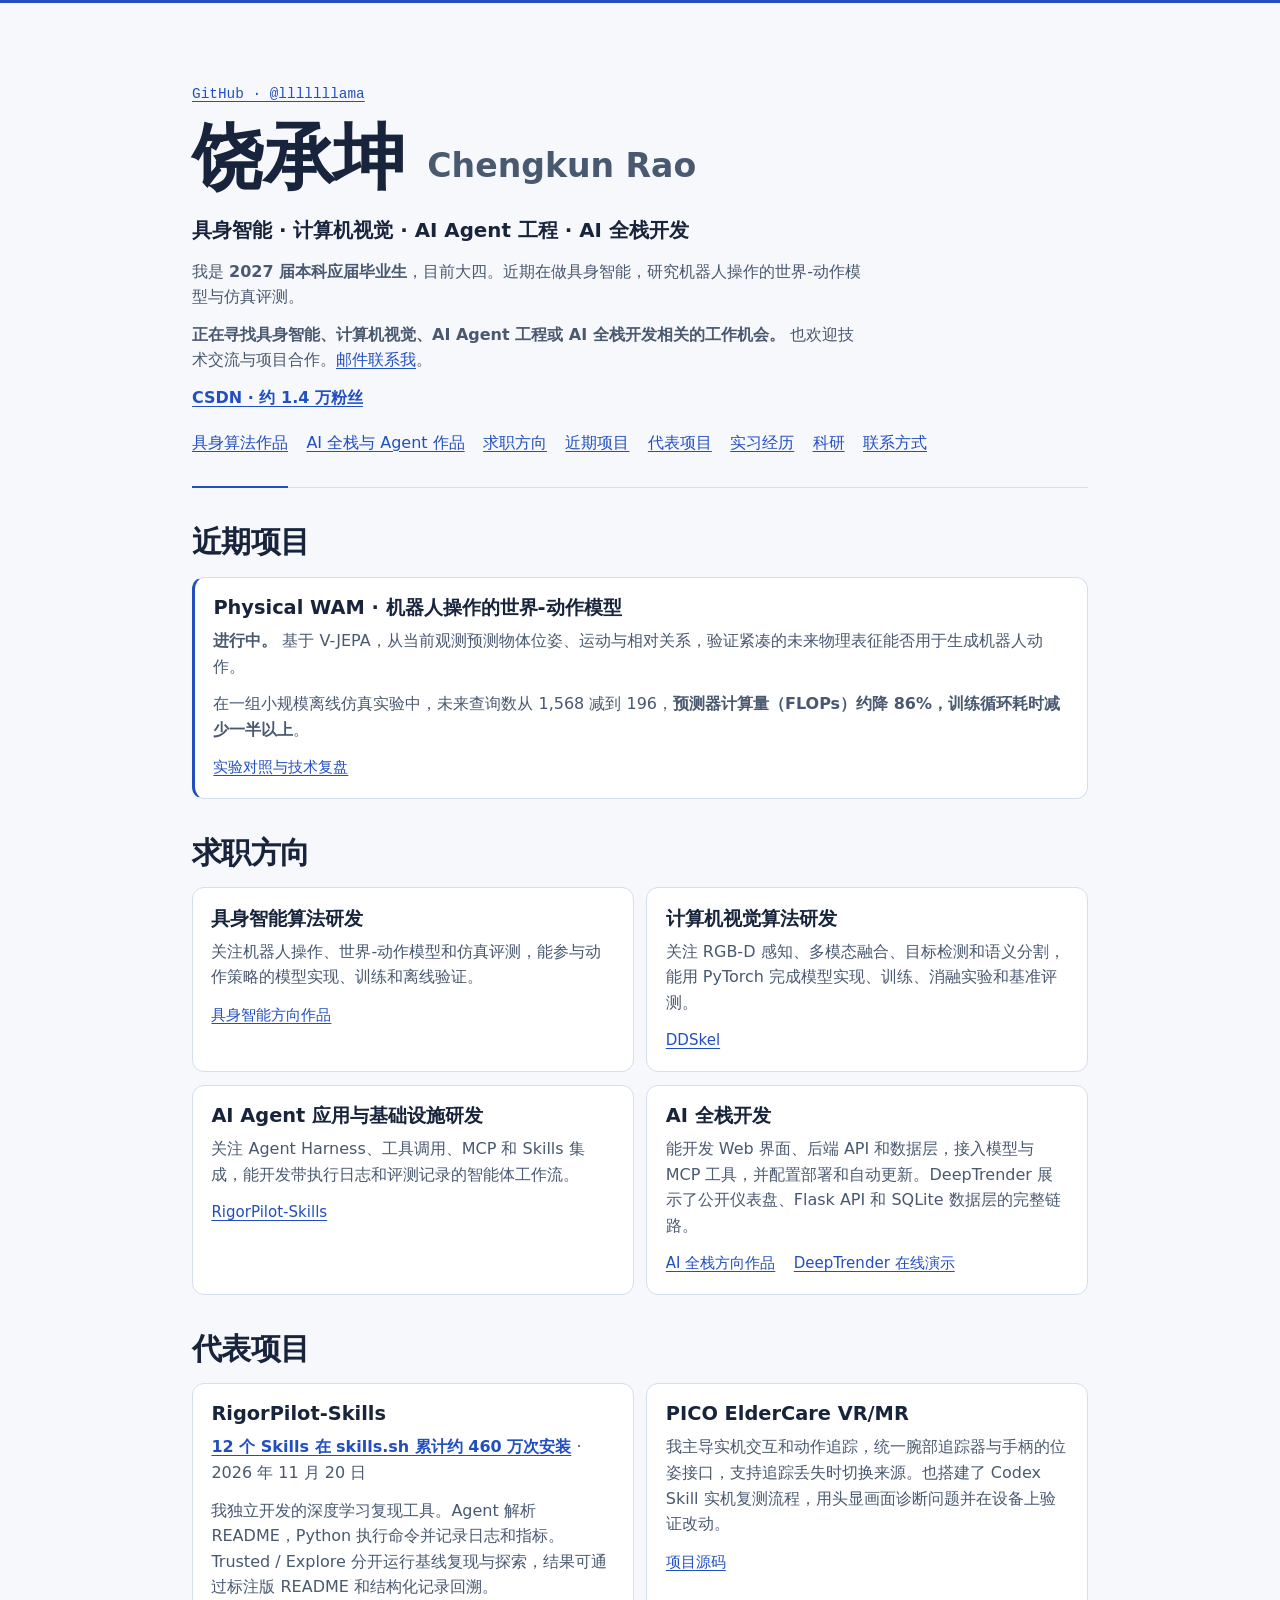
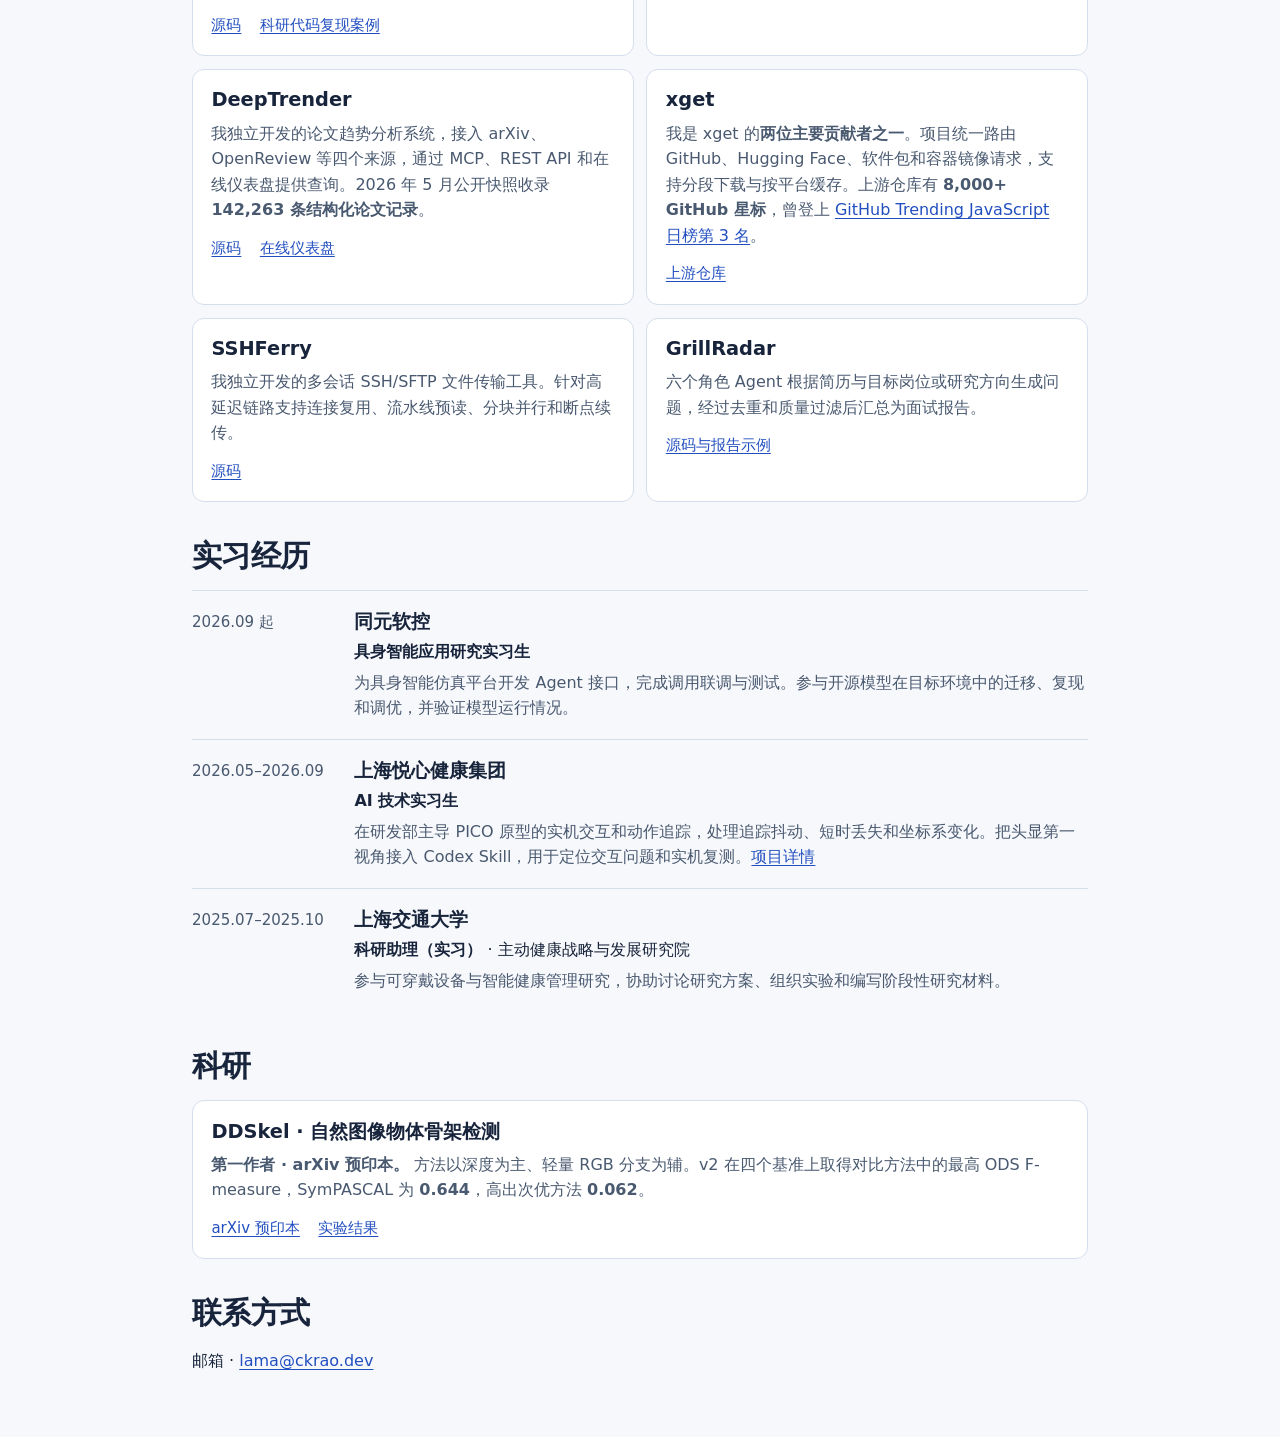
<file: index.html>
<!doctype html>
<html lang="zh-CN">
<head>
  <meta charset="utf-8">
  <meta name="viewport" content="width=device-width, initial-scale=1">
  <title>饶承坤（Chengkun Rao）｜具身智能、计算机视觉、AI Agent 与 AI 全栈</title>
  <meta name="description" content="饶承坤（Chengkun Rao，@lllllllama），2027 届本科应届毕业生，求职方向包括具身智能、计算机视觉、AI Agent 工程和 AI 全栈开发。近期研究 Physical WAM，独立开发 RigorPilot-Skills 和 DeepTrender。">
  <link rel="canonical" href="https://lllllllama.github.io/">
  <meta property="og:type" content="profile">
  <meta property="og:title" content="饶承坤（Chengkun Rao）｜具身智能、计算机视觉、AI Agent 与 AI 全栈">
  <meta property="og:description" content="2027 届应届生，求职方向包括具身智能、计算机视觉、AI Agent 工程和 AI 全栈开发。近期研究 Physical WAM。">
  <meta property="og:locale" content="zh_CN">
  <meta property="og:url" content="https://lllllllama.github.io/">
  <script type="application/ld+json">
  {
    "@context": "https://schema.org",
    "@type": "ProfilePage",
    "name": "饶承坤（Chengkun Rao）",
    "inLanguage": "zh-CN",
    "url": "https://lllllllama.github.io/",
    "mainEntity": {
      "@type": "Person",
      "@id": "https://lllllllama.github.io/#chengkun-rao",
      "name": "Chengkun Rao",
      "alternateName": ["饶承坤", "lllllllama"],
      "url": "https://lllllllama.github.io/",
      "sameAs": ["https://github.com/lllllllama", "https://blog.csdn.net/2301_79168784"],
      "knowsAbout": ["Embodied AI", "World-action models", "Computer vision", "AI agent engineering", "AI full-stack development", "Reproducible machine learning"]
    }
  }
  </script>
  <style>
    :root {
      color-scheme: light dark;
      --bg: light-dark(#f7f8fb, #10141c);
      --surface: light-dark(#ffffff, #181f2b);
      --ink: light-dark(#17243b, #ebf1fc);
      --muted: light-dark(#495970, #b6c6dc);
      --rule: light-dark(#d5deec, #35445b);
      --accent: light-dark(#224fc0, #a7bcff);
      font-family: "Segoe UI", "Microsoft YaHei UI", system-ui, sans-serif;
      line-height: 1.6;
      background: var(--bg);
      color: var(--ink);
    }
    * { box-sizing: border-box; }
    body { margin: 0; }
    main { max-width: 62rem; margin: 0 auto; padding: 0 clamp(1.1rem, 5vw, 3rem) 4rem; }
    header { padding: clamp(2.6rem, 7vw, 5rem) 0 2rem; border-bottom: 1px solid var(--rule); }
    a { color: var(--accent); text-underline-offset: .19em; }
    a:hover { text-decoration-thickness: 2px; }
    a:focus-visible { outline: 2px solid var(--accent); outline-offset: 4px; }
    h1, h2, h3 { line-height: 1.2; }
    h1 { margin: .5rem 0 .9rem; font-size: clamp(2.25rem, 6.4vw, 4.5rem); letter-spacing: -.02em; }
    h1 span { display: inline-block; vertical-align: .15em; color: var(--muted); font-size: .46em; letter-spacing: 0; }
    h2 { margin: 0 0 1rem; font-size: clamp(1.45rem, 4vw, 1.9rem); letter-spacing: -.02em; }
    h3 { margin: 0 0 .55rem; font-size: 1.21rem; }
    p { margin: 0; }
    p + p { margin-top: .75rem; }
    section { padding-top: 2.25rem; scroll-margin-top: 1rem; }
    .handle { display: inline-block; color: var(--accent); font-family: ui-monospace, "Cascadia Mono", monospace; font-size: .9rem; }
    .lead { font-weight: 650; font-size: clamp(1.03rem, 3vw, 1.24rem); }
    .intro { max-width: 66ch; color: var(--muted); }
    .links { display: flex; flex-wrap: wrap; column-gap: 1.15rem; row-gap: .4rem; padding: 0; list-style: none; }
    nav .links { margin: 1.2rem 0 0; }
    .cards { display: grid; grid-template-columns: repeat(2, minmax(0, 1fr)); gap: .8rem; }
    article { padding: 1.15rem; border: 1px solid var(--rule); border-radius: .75rem; background: var(--surface); scroll-margin-top: 1rem; }
    article p { color: var(--muted); }
    article .links { margin: .8rem 0 0; font-size: .94rem; }
    article:focus-within, article:target { border-color: var(--accent); }
    section:target > h2 { color: var(--accent); }
    #current article { border-inline-start: 3px solid var(--accent); }
    .experience { margin: 0; padding: 0; list-style: none; }
    .experience li {
      display: grid;
      grid-template-columns: 9rem minmax(0, 1fr);
      gap: 1.15rem;
      padding: 1.15rem 0;
      border-top: 1px solid var(--rule);
    }
    .experience-dates { color: var(--muted); font-size: .94rem; }
    .experience h3 { margin-bottom: .35rem; }
    .experience p + p { margin-top: .35rem; color: var(--muted); }
    @media (max-width: 42rem) {
      .cards, .experience li { grid-template-columns: minmax(0, 1fr); }
      .experience li { gap: .35rem; }
    }

    @keyframes header-enter {
      from { opacity: .65; translate: 0 .65rem; }
      to { opacity: 1; translate: none; }
    }
    @keyframes grow-line {
      from { transform: scaleX(0); }
      to { transform: scaleX(1); }
    }
    @media (prefers-reduced-motion: no-preference) {
      html { scroll-behavior: smooth; }
      header { position: relative; }
      header > * { animation: header-enter .55s ease-out backwards; }
      header > :nth-child(2) { animation-delay: .05s; }
      header > :nth-child(3) { animation-delay: .10s; }
      header > :nth-child(4) { animation-delay: .15s; }
      header > :nth-child(5) { animation-delay: .20s; }
      header > :nth-child(n+6) { animation-delay: .25s; }
      header::after {
        content: "";
        position: absolute;
        inset: auto auto -1px 0;
        width: min(6rem, 25%);
        height: 2px;
        background: var(--accent);
        transform-origin: left;
        animation: grow-line .7s .15s ease-out backwards;
      }
      nav a { transition: text-underline-offset .18s ease-out; }
      nav a:is(:hover, :focus-visible) { text-underline-offset: .36em; }

      @supports (animation-timeline: scroll(root block)) {
        body::before {
          content: "";
          position: fixed;
          inset: 0 0 auto;
          z-index: 1;
          height: 3px;
          background: var(--accent);
          pointer-events: none;
          transform-origin: left;
          animation: grow-line linear both;
          animation-timeline: scroll(root block);
        }
      }
    }
    @media (hover: hover) and (prefers-reduced-motion: no-preference) {
      article { transition: transform .2s ease-out, border-color .2s ease-out, box-shadow .2s ease-out; }
      article:hover {
        transform: translateY(-4px);
        border-color: color-mix(in srgb, var(--accent) 55%, var(--rule));
        box-shadow: 0 .5rem 1.5rem rgb(0 0 0 / .12);
      }
    }
  </style>
</head>
<body>
  <main>
    <header id="chengkun-rao">
      <a class="handle" href="https://github.com/lllllllama">GitHub · @lllllllama</a>
      <h1>饶承坤 <span lang="en">Chengkun Rao</span></h1>
      <p class="lead">具身智能 · 计算机视觉 · AI Agent 工程 · AI 全栈开发</p>
      <p class="intro">我是 <strong>2027 届本科应届毕业生</strong>，目前大四。近期在做具身智能，研究机器人操作的世界-动作模型与仿真评测。</p>
      <p class="intro"><strong>正在寻找具身智能、计算机视觉、AI Agent 工程或 AI 全栈开发相关的工作机会。</strong> 也欢迎技术交流与项目合作。<a href="mailto:lama@ckrao.dev">邮件联系我</a>。</p>
      <p><a href="https://blog.csdn.net/2301_79168784"><strong>CSDN · 约 1.4 万粉丝</strong></a></p>
      <nav aria-label="页面导航">
        <ul class="links">
          <li><a href="https://lllllllama.github.io/embodied-ai/">具身算法作品</a></li>
          <li><a href="https://lllllllama.github.io/ai-full-stack/">AI 全栈与 Agent 作品</a></li>
          <li><a href="#career">求职方向</a></li>
          <li><a href="#current">近期项目</a></li>
          <li><a href="#projects">代表项目</a></li>
          <li><a href="#experience">实习经历</a></li>
          <li><a href="#research">科研</a></li>
          <li><a href="#contact">联系方式</a></li>
        </ul>
      </nav>
    </header>
    <section id="current">
      <h2>近期项目</h2>
      <article>
        <h3>Physical WAM · 机器人操作的世界-动作模型</h3>
        <p><strong>进行中。</strong> 基于 V-JEPA，从当前观测预测物体位姿、运动与相对关系，验证紧凑的未来物理表征能否用于生成机器人动作。</p>
        <p>在一组小规模离线仿真实验中，未来查询数从 1,568 减到 196，<strong>预测器计算量（FLOPs）约降 86%，训练循环耗时减少一半以上</strong>。</p>
        <ul class="links">
          <li><a href="https://lllllllama.github.io/embodied-ai/physical-wam/">实验对照与技术复盘</a></li>
        </ul>
      </article>
    </section>
    <section id="career">
      <h2>求职方向</h2>
      <div class="cards">
        <article>
          <h3>具身智能算法研发</h3>
          <p>关注机器人操作、世界-动作模型和仿真评测，能参与动作策略的模型实现、训练和离线验证。</p>
          <ul class="links">
            <li><a href="https://lllllllama.github.io/embodied-ai/">具身智能方向作品</a></li>
          </ul>
        </article>
        <article>
          <h3>计算机视觉算法研发</h3>
          <p>关注 RGB-D 感知、多模态融合、目标检测和语义分割，能用 PyTorch 完成模型实现、训练、消融实验和基准评测。</p>
          <ul class="links">
            <li><a href="#research">DDSkel</a></li>
          </ul>
        </article>
        <article>
          <h3>AI Agent 应用与基础设施研发</h3>
          <p>关注 Agent Harness、工具调用、MCP 和 Skills 集成，能开发带执行日志和评测记录的智能体工作流。</p>
          <ul class="links">
            <li><a href="#rigorpilot">RigorPilot-Skills</a></li>
          </ul>
        </article>
        <article>
          <h3>AI 全栈开发</h3>
          <p>能开发 Web 界面、后端 API 和数据层，接入模型与 MCP 工具，并配置部署和自动更新。DeepTrender 展示了公开仪表盘、Flask API 和 SQLite 数据层的完整链路。</p>
          <ul class="links">
            <li><a href="https://lllllllama.github.io/ai-full-stack/">AI 全栈方向作品</a></li>
            <li><a href="https://lllllllama.github.io/DeepTrender/">DeepTrender 在线演示</a></li>
          </ul>
        </article>
      </div>
    </section>
    <section id="projects">
      <h2>代表项目</h2>
      <div class="cards">
        <article id="rigorpilot">
          <h3>RigorPilot-Skills</h3>
          <p><strong><a href="https://www.skills.sh/lllllllama/rigorpilot-skills">12 个 Skills 在 skills.sh 累计约 460 万次安装</a></strong> · <time datetime="2026-11-20">2026 年 11 月 20 日</time></p>
          <p>我独立开发的深度学习复现工具。Agent 解析 README，Python 执行命令并记录日志和指标。Trusted / Explore 分开运行基线复现与探索，结果可通过标注版 README 和结构化记录回溯。</p>
          <ul class="links">
            <li><a href="https://github.com/lllllllama/RigorPilot-Skills">源码</a></li>
            <li><a href="https://lllllllama.github.io/research-reproduction/">科研代码复现案例</a></li>
          </ul>
        </article>
        <article id="pico-eldercare">
          <h3>PICO ElderCare VR/MR</h3>
          <p>我主导实机交互和动作追踪，统一腕部追踪器与手柄的位姿接口，支持追踪丢失时切换来源。也搭建了 Codex Skill 实机复测流程，用头显画面诊断问题并在设备上验证改动。</p>
          <ul class="links">
            <li><a href="https://github.com/lllllllama/eldercare-vr">项目源码</a></li>
          </ul>
        </article>
        <article>
          <h3>DeepTrender</h3>
          <p>我独立开发的论文趋势分析系统，接入 arXiv、OpenReview 等四个来源，通过 MCP、REST API 和在线仪表盘提供查询。2026 年 5 月公开快照收录 <strong>142,263 条结构化论文记录</strong>。</p>
          <ul class="links">
            <li><a href="https://github.com/lllllllama/DeepTrender">源码</a></li>
            <li><a href="https://lllllllama.github.io/DeepTrender/">在线仪表盘</a></li>
          </ul>
        </article>
        <article>
          <h3>xget</h3>
          <p>我是 xget 的<strong>两位主要贡献者之一</strong>。项目统一路由 GitHub、Hugging Face、软件包和容器镜像请求，支持分段下载与按平台缓存。上游仓库有 <strong>8,000+ GitHub 星标</strong>，曾登上 <a href="https://trendshift.io/repositories/14768">GitHub Trending JavaScript 日榜第 3 名</a>。</p>
          <ul class="links">
            <li><a href="https://github.com/xixu-me/xget">上游仓库</a></li>
          </ul>
        </article>
        <article>
          <h3>SSHFerry</h3>
          <p>我独立开发的多会话 SSH/SFTP 文件传输工具。针对高延迟链路支持连接复用、流水线预读、分块并行和断点续传。</p>
          <ul class="links">
            <li><a href="https://github.com/lllllllama/SSHFerry">源码</a></li>
          </ul>
        </article>
        <article>
          <h3>GrillRadar</h3>
          <p>六个角色 Agent 根据简历与目标岗位或研究方向生成问题，经过去重和质量过滤后汇总为面试报告。</p>
          <ul class="links">
            <li><a href="https://github.com/lllllllama/GrillRadar">源码与报告示例</a></li>
          </ul>
        </article>
      </div>
    </section>
    <section id="experience">
      <h2>实习经历</h2>
      <ul class="experience" role="list">
        <li>
          <div class="experience-dates"><time datetime="2026-09">2026.09</time> 起</div>
          <div>
            <h3>同元软控</h3>
            <p><strong>具身智能应用研究实习生</strong></p>
            <p>为具身智能仿真平台开发 Agent 接口，完成调用联调与测试。参与开源模型在目标环境中的迁移、复现和调优，并验证模型运行情况。</p>
          </div>
        </li>
        <li>
          <div class="experience-dates"><time datetime="2026-05">2026.05</time>–<time datetime="2026-09">2026.09</time></div>
          <div>
            <h3>上海悦心健康集团</h3>
            <p><strong>AI 技术实习生</strong></p>
            <p>在研发部主导 PICO 原型的实机交互和动作追踪，处理追踪抖动、短时丢失和坐标系变化。把头显第一视角接入 Codex Skill，用于定位交互问题和实机复测。<a href="#pico-eldercare">项目详情</a></p>
          </div>
        </li>
        <li>
          <div class="experience-dates"><time datetime="2025-07">2025.07</time>–<time datetime="2025-10">2025.10</time></div>
          <div>
            <h3>上海交通大学</h3>
            <p><strong>科研助理（实习）</strong> · 主动健康战略与发展研究院</p>
            <p>参与可穿戴设备与智能健康管理研究，协助讨论研究方案、组织实验和编写阶段性研究材料。</p>
          </div>
        </li>
      </ul>
    </section>
    <section id="research">
      <h2>科研</h2>
      <article>
        <h3>DDSkel · 自然图像物体骨架检测</h3>
        <p><strong>第一作者 · arXiv 预印本。</strong> 方法以深度为主、轻量 RGB 分支为辅。v2 在四个基准上取得对比方法中的最高 ODS F-measure，SymPASCAL 为 <strong>0.644</strong>，高出次优方法 <strong>0.062</strong>。</p>
        <ul class="links">
          <li><a href="https://arxiv.org/abs/2608.16367v2" title="Depth-Dominant Skeleton Detection for Natural Scenes">arXiv 预印本</a></li>
          <li><a href="https://arxiv.org/html/2608.16367v2#S4.SS3.SSS1">实验结果</a></li>
        </ul>
      </article>
    </section>
    <section id="contact">
      <h2>联系方式</h2>
      <p>邮箱 · <a href="mailto:lama@ckrao.dev">lama@ckrao.dev</a></p>
    </section>
  </main>
  <script>
    const motionPreference = window.matchMedia('(prefers-reduced-motion: no-preference)');

    if (motionPreference.matches && 'IntersectionObserver' in window && 'animate' in Element.prototype) {
      const revealOnScroll = new IntersectionObserver((entries, observer) => {
        for (const entry of entries) {
          if (!entry.isIntersecting) continue;

          observer.unobserve(entry.target);
          if (!motionPreference.matches) continue;

          entry.target.animate(
            [
              { opacity: .6, translate: '0 .85rem' },
              { opacity: 1, translate: 'none' },
            ],
            { duration: 460, easing: 'ease-out' },
          );
        }
      }, { threshold: .12 });

      document.querySelectorAll('section article, .experience > li')
        .forEach(item => revealOnScroll.observe(item));
    }
  </script>
</body>
</html>
</file>
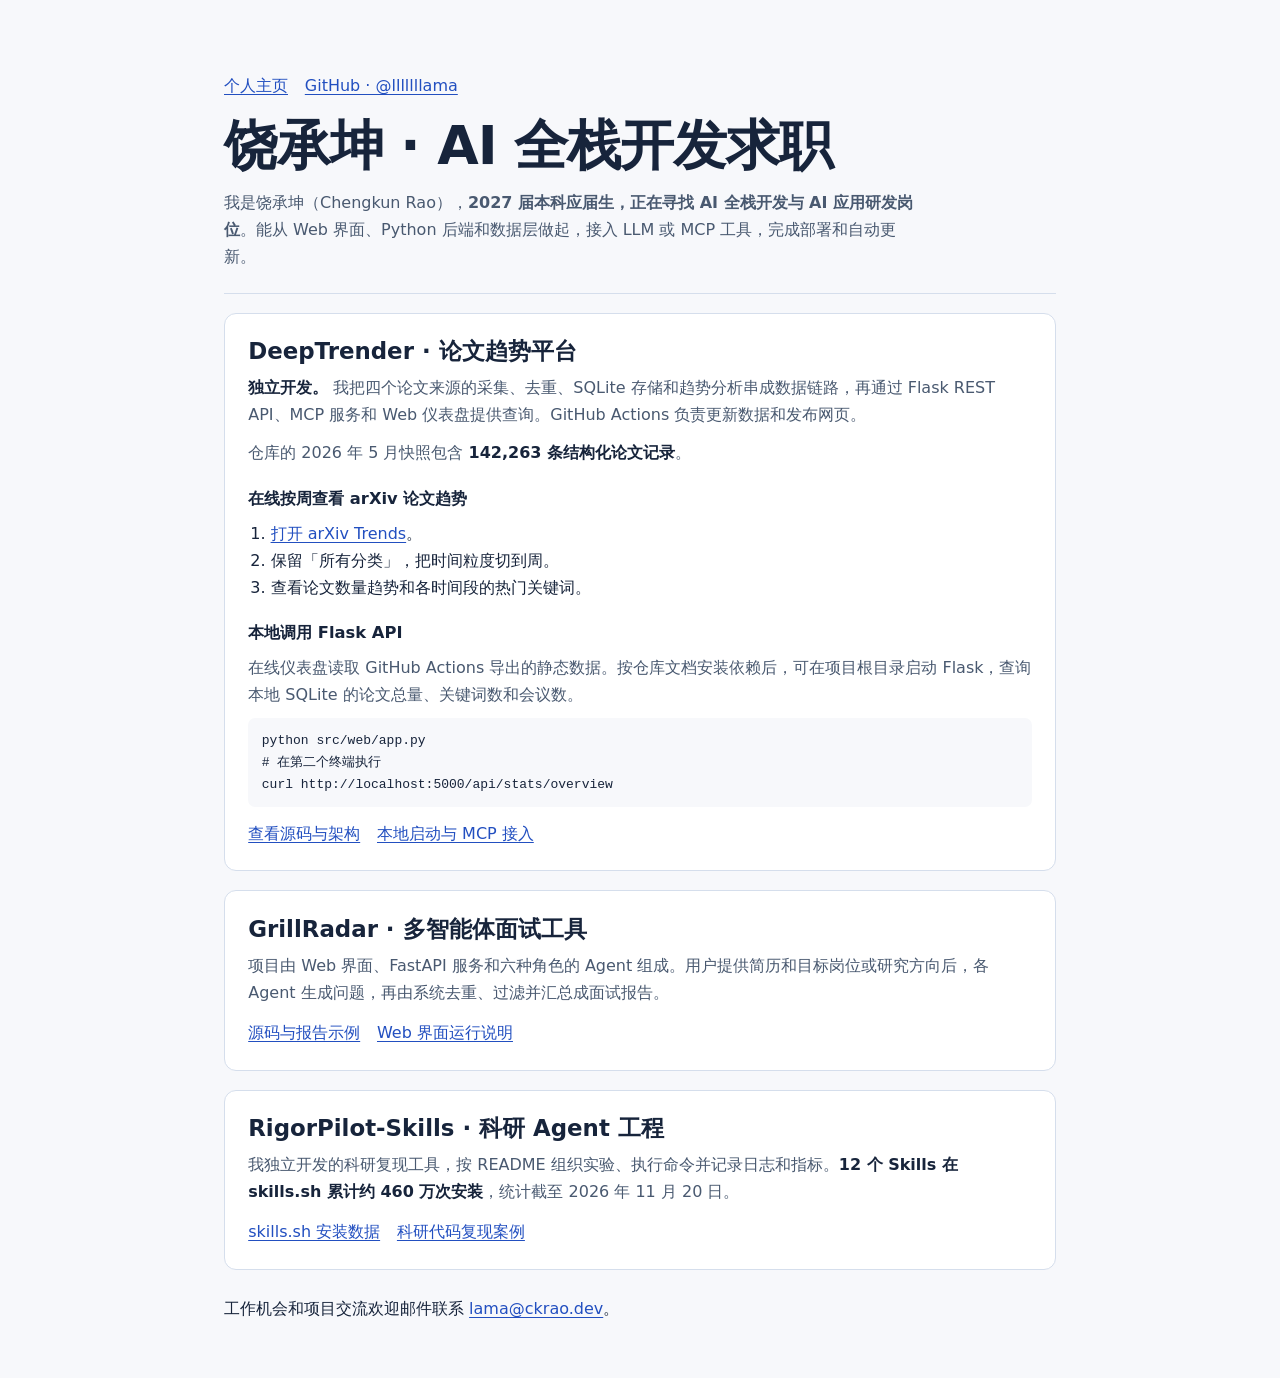
<file: ai-full-stack/index.html>
<!doctype html>
<html lang="zh-CN">
<head>
  <meta charset="utf-8">
  <meta name="viewport" content="width=device-width, initial-scale=1">
  <title>饶承坤 · 2027 届 AI 全栈开发工程师求职｜Chengkun Rao</title>
  <meta name="description" content="饶承坤（Chengkun Rao，GitHub @lllllllama），2027 届本科应届生，寻找 AI 全栈开发与大模型应用研发岗位。公开作品涵盖 Web 仪表盘、Python Flask / FastAPI、SQLite、MCP、LLM Agent 与部署。">
  <link rel="canonical" href="https://lllllllama.github.io/ai-full-stack/">
  <link rel="stylesheet" href="../role.css">
  <script type="application/ld+json">
  {
    "@context": "https://schema.org",
    "@type": "WebPage",
    "name": "饶承坤 · AI 全栈开发求职作品",
    "url": "https://lllllllama.github.io/ai-full-stack/",
    "inLanguage": "zh-CN",
    "about": {
      "@type": "Person",
      "@id": "https://lllllllama.github.io/#chengkun-rao",
      "name": "Chengkun Rao",
      "alternateName": ["饶承坤", "lllllllama"],
      "sameAs": ["https://github.com/lllllllama"]
    }
  }
  </script>
</head>
<body>
  <main>
    <header>
      <nav aria-label="作品导航">
        <ul class="links">
          <li><a href="https://lllllllama.github.io/">个人主页</a></li>
          <li><a href="https://github.com/lllllllama">GitHub · @lllllllama</a></li>
        </ul>
      </nav>
      <h1>饶承坤 · AI 全栈开发求职</h1>
      <p>我是饶承坤（Chengkun Rao），<strong>2027 届本科应届生，正在寻找 AI 全栈开发与 AI 应用研发岗位</strong>。能从 Web 界面、Python 后端和数据层做起，接入 LLM 或 MCP 工具，完成部署和自动更新。</p>
    </header>
    <article>
      <h2>DeepTrender · 论文趋势平台</h2>
      <p><strong>独立开发。</strong> 我把四个论文来源的采集、去重、SQLite 存储和趋势分析串成数据链路，再通过 Flask REST API、MCP 服务和 Web 仪表盘提供查询。GitHub Actions 负责更新数据和发布网页。</p>
      <p>仓库的 2026 年 5 月快照包含 <strong>142,263 条结构化论文记录</strong>。</p>
      <h3>在线按周查看 arXiv 论文趋势</h3>
      <ol class="demo-steps">
        <li><a href="https://lllllllama.github.io/DeepTrender/arxiv.html">打开 arXiv Trends</a>。</li>
        <li>保留「所有分类」，把时间粒度切到周。</li>
        <li>查看论文数量趋势和各时间段的热门关键词。</li>
      </ol>
      <h3>本地调用 Flask API</h3>
      <p>在线仪表盘读取 GitHub Actions 导出的静态数据。按仓库文档安装依赖后，可在项目根目录启动 Flask，查询本地 SQLite 的论文总量、关键词数和会议数。</p>
      <pre><code>python src/web/app.py
# 在第二个终端执行
curl http://localhost:5000/api/stats/overview</code></pre>
      <ul class="links">
        <li><a href="https://github.com/lllllllama/DeepTrender">查看源码与架构</a></li>
        <li><a href="https://github.com/lllllllama/DeepTrender#local-development">本地启动与 MCP 接入</a></li>
      </ul>
    </article>
    <article>
      <h2>GrillRadar · 多智能体面试工具</h2>
      <p>项目由 Web 界面、FastAPI 服务和六种角色的 Agent 组成。用户提供简历和目标岗位或研究方向后，各 Agent 生成问题，再由系统去重、过滤并汇总成面试报告。</p>
      <ul class="links">
        <li><a href="https://github.com/lllllllama/GrillRadar">源码与报告示例</a></li>
        <li><a href="https://github.com/lllllllama/GrillRadar/blob/main/WEB_INTERFACE.md">Web 界面运行说明</a></li>
      </ul>
    </article>
    <article>
      <h2>RigorPilot-Skills · 科研 Agent 工程</h2>
      <p>我独立开发的科研复现工具，按 README 组织实验、执行命令并记录日志和指标。<strong>12 个 Skills 在 skills.sh 累计约 460 万次安装</strong>，统计截至 2026 年 11 月 20 日。</p>
      <ul class="links">
        <li><a href="https://www.skills.sh/lllllllama/rigorpilot-skills">skills.sh 安装数据</a></li>
        <li><a href="../research-reproduction/">科研代码复现案例</a></li>
      </ul>
    </article>
    <footer>
      <p>工作机会和项目交流欢迎邮件联系 <a href="mailto:lama@ckrao.dev">lama@ckrao.dev</a>。</p>
    </footer>
  </main>
</body>
</html>
</file>
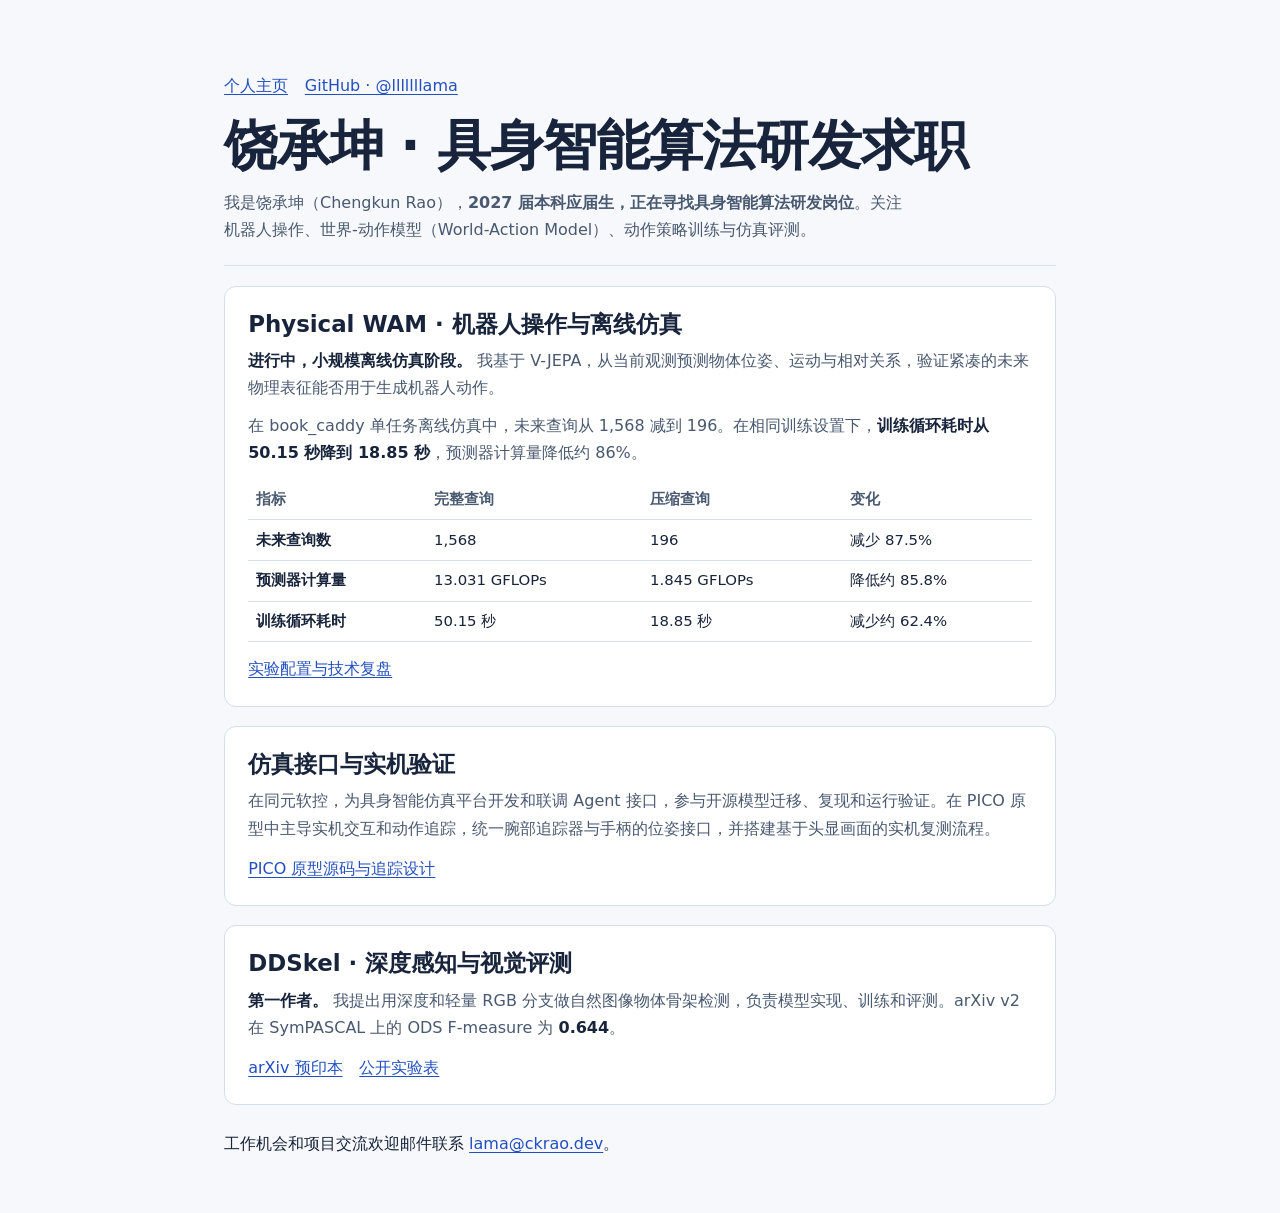
<file: embodied-ai/index.html>
<!doctype html>
<html lang="zh-CN">
<head>
  <meta charset="utf-8">
  <meta name="viewport" content="width=device-width, initial-scale=1">
  <title>饶承坤 · 2027 届具身智能算法研发求职｜机器人操作与仿真</title>
  <meta name="description" content="饶承坤（Chengkun Rao，GitHub @lllllllama），2027 届本科应届生，寻找具身智能算法研发、机器人操作和仿真评测岗位。近期研究 V-JEPA 与世界-动作模型 Physical WAM，有 RGB-D 视觉和设备验证作品。">
  <link rel="canonical" href="https://lllllllama.github.io/embodied-ai/">
  <link rel="stylesheet" href="../role.css">
  <script type="application/ld+json">
  {
    "@context": "https://schema.org",
    "@type": "WebPage",
    "name": "饶承坤 · 具身智能算法研发求职作品",
    "url": "https://lllllllama.github.io/embodied-ai/",
    "inLanguage": "zh-CN",
    "about": {
      "@type": "Person",
      "@id": "https://lllllllama.github.io/#chengkun-rao",
      "name": "Chengkun Rao",
      "alternateName": ["饶承坤", "lllllllama"],
      "sameAs": ["https://github.com/lllllllama"]
    }
  }
  </script>
</head>
<body>
  <main>
    <header>
      <nav aria-label="作品导航">
        <ul class="links">
          <li><a href="https://lllllllama.github.io/">个人主页</a></li>
          <li><a href="https://github.com/lllllllama">GitHub · @lllllllama</a></li>
        </ul>
      </nav>
      <h1>饶承坤 · 具身智能算法研发求职</h1>
      <p>我是饶承坤（Chengkun Rao），<strong>2027 届本科应届生，正在寻找具身智能算法研发岗位</strong>。关注机器人操作、世界-动作模型（World-Action Model）、动作策略训练与仿真评测。</p>
    </header>
    <article>
      <h2>Physical WAM · 机器人操作与离线仿真</h2>
      <p><strong>进行中，小规模离线仿真阶段。</strong> 我基于 V-JEPA，从当前观测预测物体位姿、运动与相对关系，验证紧凑的未来物理表征能否用于生成机器人动作。</p>
      <p>在 book_caddy 单任务离线仿真中，未来查询从 1,568 减到 196。在相同训练设置下，<strong>训练循环耗时从 50.15 秒降到 18.85 秒</strong>，预测器计算量降低约 86%。</p>
      <div class="metric-table" tabindex="0" role="region" aria-label="实验结果对照">
        <table>
          <thead>
            <tr><th scope="col">指标</th><th scope="col">完整查询</th><th scope="col">压缩查询</th><th scope="col">变化</th></tr>
          </thead>
          <tbody>
            <tr><th scope="row">未来查询数</th><td>1,568</td><td>196</td><td>减少 87.5%</td></tr>
            <tr><th scope="row">预测器计算量</th><td>13.031 GFLOPs</td><td>1.845 GFLOPs</td><td>降低约 85.8%</td></tr>
            <tr><th scope="row">训练循环耗时</th><td>50.15 秒</td><td>18.85 秒</td><td>减少约 62.4%</td></tr>
          </tbody>
        </table>
      </div>
      <ul class="links">
        <li><a href="physical-wam/">实验配置与技术复盘</a></li>
      </ul>
    </article>
    <article>
      <h2>仿真接口与实机验证</h2>
      <p>在同元软控，为具身智能仿真平台开发和联调 Agent 接口，参与开源模型迁移、复现和运行验证。在 PICO 原型中主导实机交互和动作追踪，统一腕部追踪器与手柄的位姿接口，并搭建基于头显画面的实机复测流程。</p>
      <ul class="links">
        <li><a href="https://github.com/lllllllama/eldercare-vr">PICO 原型源码与追踪设计</a></li>
      </ul>
    </article>
    <article>
      <h2>DDSkel · 深度感知与视觉评测</h2>
      <p><strong>第一作者。</strong> 我提出用深度和轻量 RGB 分支做自然图像物体骨架检测，负责模型实现、训练和评测。arXiv v2 在 SymPASCAL 上的 ODS F-measure 为 <strong>0.644</strong>。</p>
      <ul class="links">
        <li><a href="https://arxiv.org/abs/2608.16367v2">arXiv 预印本</a></li>
        <li><a href="https://arxiv.org/html/2608.16367v2#S4.SS3.SSS1">公开实验表</a></li>
      </ul>
    </article>
    <footer>
      <p>工作机会和项目交流欢迎邮件联系 <a href="mailto:lama@ckrao.dev">lama@ckrao.dev</a>。</p>
    </footer>
  </main>
</body>
</html>
</file>
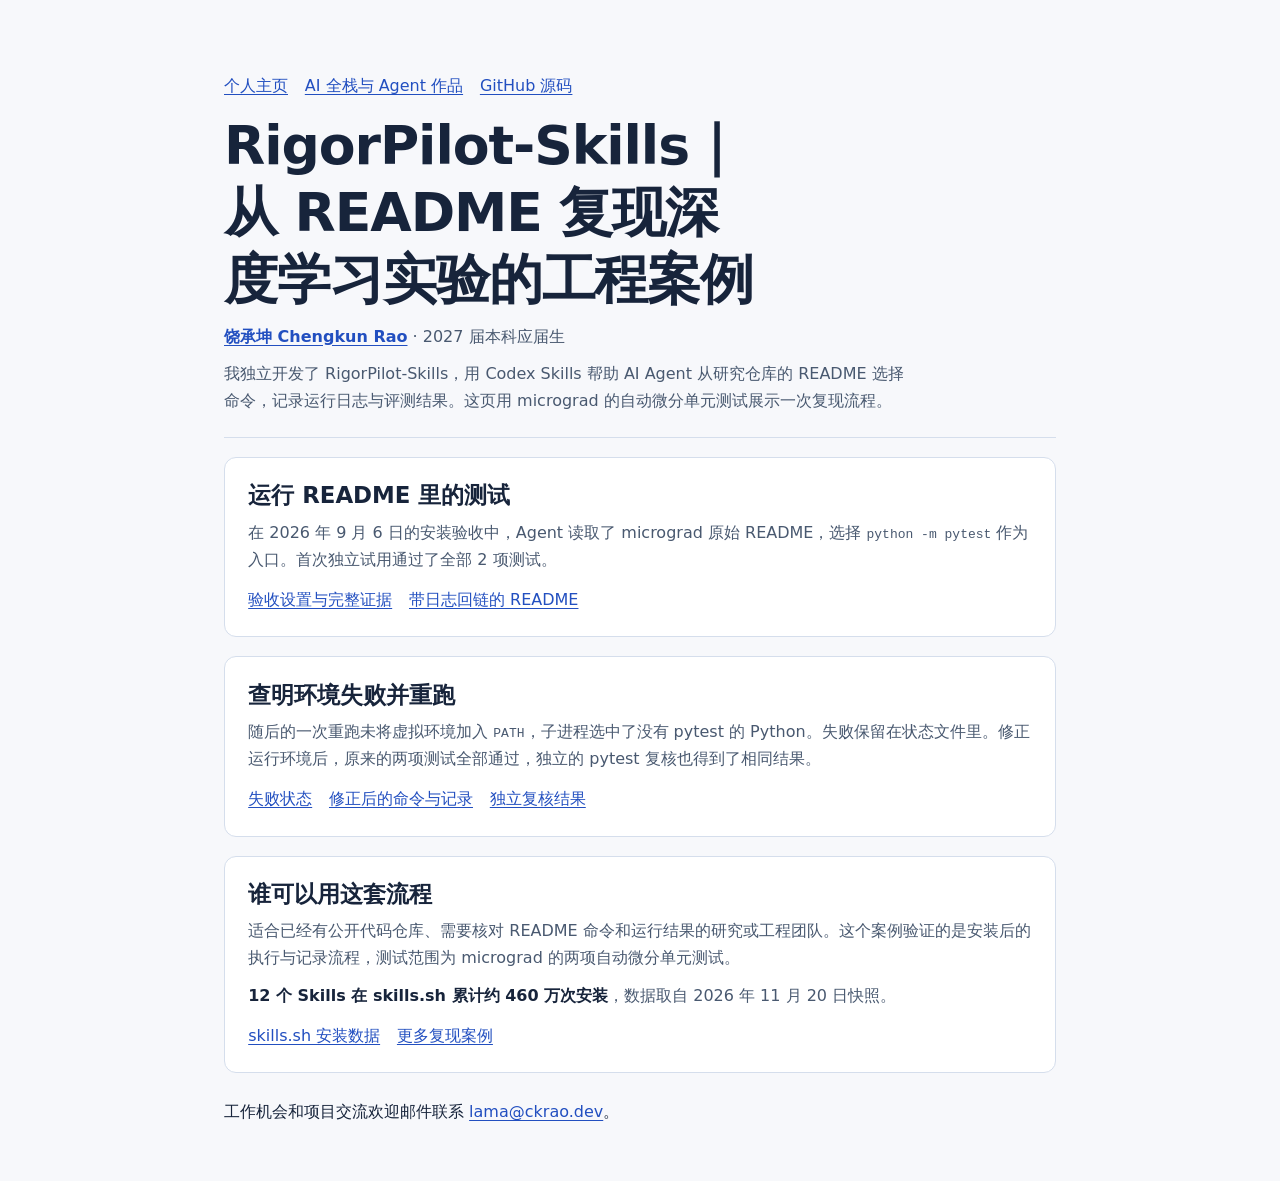
<file: research-reproduction/index.html>
<!doctype html>
<html lang="zh-CN">
<head>
  <meta charset="utf-8">
  <meta name="viewport" content="width=device-width, initial-scale=1">
  <title>RigorPilot-Skills｜从 README 复现深度学习实验的工程案例｜饶承坤</title>
  <meta name="description" content="饶承坤（Chengkun Rao）的 Codex Skills 科研复现案例。用 micrograd 展示 README 命令选择、环境失败定位、pytest 重跑和实验日志核验。">
  <link rel="canonical" href="https://lllllllama.github.io/research-reproduction/">
  <link rel="stylesheet" href="../role.css">
  <script type="application/ld+json">
  {
  "@context": "https://schema.org",
  "@type": "TechArticle",
  "headline": "RigorPilot-Skills｜从 README 复现深度学习实验的工程案例",
  "description": "饶承坤（Chengkun Rao）的 Codex Skills 科研复现案例。用 micrograd 展示 README 命令选择、环境失败定位、pytest 重跑和实验日志核验。",
  "mainEntityOfPage": "https://lllllllama.github.io/research-reproduction/",
  "url": "https://lllllllama.github.io/research-reproduction/",
  "inLanguage": "zh-CN",
  "datePublished": "2026-11-21",
  "author": {
    "@type": "Person",
    "@id": "https://lllllllama.github.io/#chengkun-rao",
    "name": "饶承坤",
    "alternateName": [
      "Chengkun Rao",
      "lllllllama"
    ],
    "url": "https://lllllllama.github.io/",
    "sameAs": [
      "https://github.com/lllllllama",
      "https://blog.csdn.net/2301_79168784"
    ]
  }
}
  </script>
</head>
<body>
  <main>
    <header>
      <nav aria-label="作品导航">
        <ul class="links">
          <li><a href="../">个人主页</a></li>
          <li><a href="../ai-full-stack/">AI 全栈与 Agent 作品</a></li>
          <li><a href="https://github.com/lllllllama/RigorPilot-Skills">GitHub 源码</a></li>
        </ul>
      </nav>
      <h1>RigorPilot-Skills｜从 README 复现深度学习实验的工程案例</h1>
      <p><a href="../"><strong>饶承坤 Chengkun Rao</strong></a> · 2027 届本科应届生</p>
      <p>我独立开发了 RigorPilot-Skills，用 Codex Skills 帮助 AI Agent 从研究仓库的 README 选择命令，记录运行日志与评测结果。这页用 micrograd 的自动微分单元测试展示一次复现流程。</p>
    </header>
    <article>
      <h2>运行 README 里的测试</h2>
      <p>在 2026 年 9 月 6 日的安装验收中，Agent 读取了 micrograd 原始 README，选择 <code>python -m pytest</code> 作为入口。首次独立试用通过了全部 2 项测试。</p>
      <ul class="links">
        <li><a href="https://github.com/lllllllama/RigorPilot-Skills/blob/main/docs/FIRST_USE_ACCEPTANCE.zh-CN.md">验收设置与完整证据</a></li>
        <li><a href="https://github.com/lllllllama/RigorPilot-Skills/blob/main/benchmark_outputs/showcases/micrograd-first-use-before/repo/RIGORPILOT_README.md">带日志回链的 README</a></li>
      </ul>
    </article>
    <article>
      <h2>查明环境失败并重跑</h2>
      <p>随后的一次重跑未将虚拟环境加入 <code>PATH</code>，子进程选中了没有 pytest 的 Python。失败保留在状态文件里。修正运行环境后，原来的两项测试全部通过，独立的 pytest 复核也得到了相同结果。</p>
      <ul class="links">
        <li><a href="https://github.com/lllllllama/RigorPilot-Skills/blob/main/benchmark_outputs/showcases/micrograd-first-use-failed/repo/repro_outputs/status.json">失败状态</a></li>
        <li><a href="https://github.com/lllllllama/RigorPilot-Skills/blob/main/benchmark_outputs/showcases/micrograd-first-use-after/repo/repro_outputs/COMMANDS.md">修正后的命令与记录</a></li>
        <li><a href="https://github.com/lllllllama/RigorPilot-Skills/blob/main/benchmark_outputs/showcases/micrograd-first-use-after/independent/RESULT.json">独立复核结果</a></li>
      </ul>
    </article>
    <article>
      <h2>谁可以用这套流程</h2>
      <p>适合已经有公开代码仓库、需要核对 README 命令和运行结果的研究或工程团队。这个案例验证的是安装后的执行与记录流程，测试范围为 micrograd 的两项自动微分单元测试。</p>
      <p><strong>12 个 Skills 在 skills.sh 累计约 460 万次安装</strong>，数据取自 2026 年 11 月 20 日快照。</p>
      <ul class="links">
        <li><a href="https://www.skills.sh/lllllllama/rigorpilot-skills">skills.sh 安装数据</a></li>
        <li><a href="https://github.com/lllllllama/RigorPilot-Skills#examples">更多复现案例</a></li>
      </ul>
    </article>
    <footer>
      <p>工作机会和项目交流欢迎邮件联系 <a href="mailto:lama@ckrao.dev">lama@ckrao.dev</a>。</p>
    </footer>
  </main>
</body>
</html>
</file>
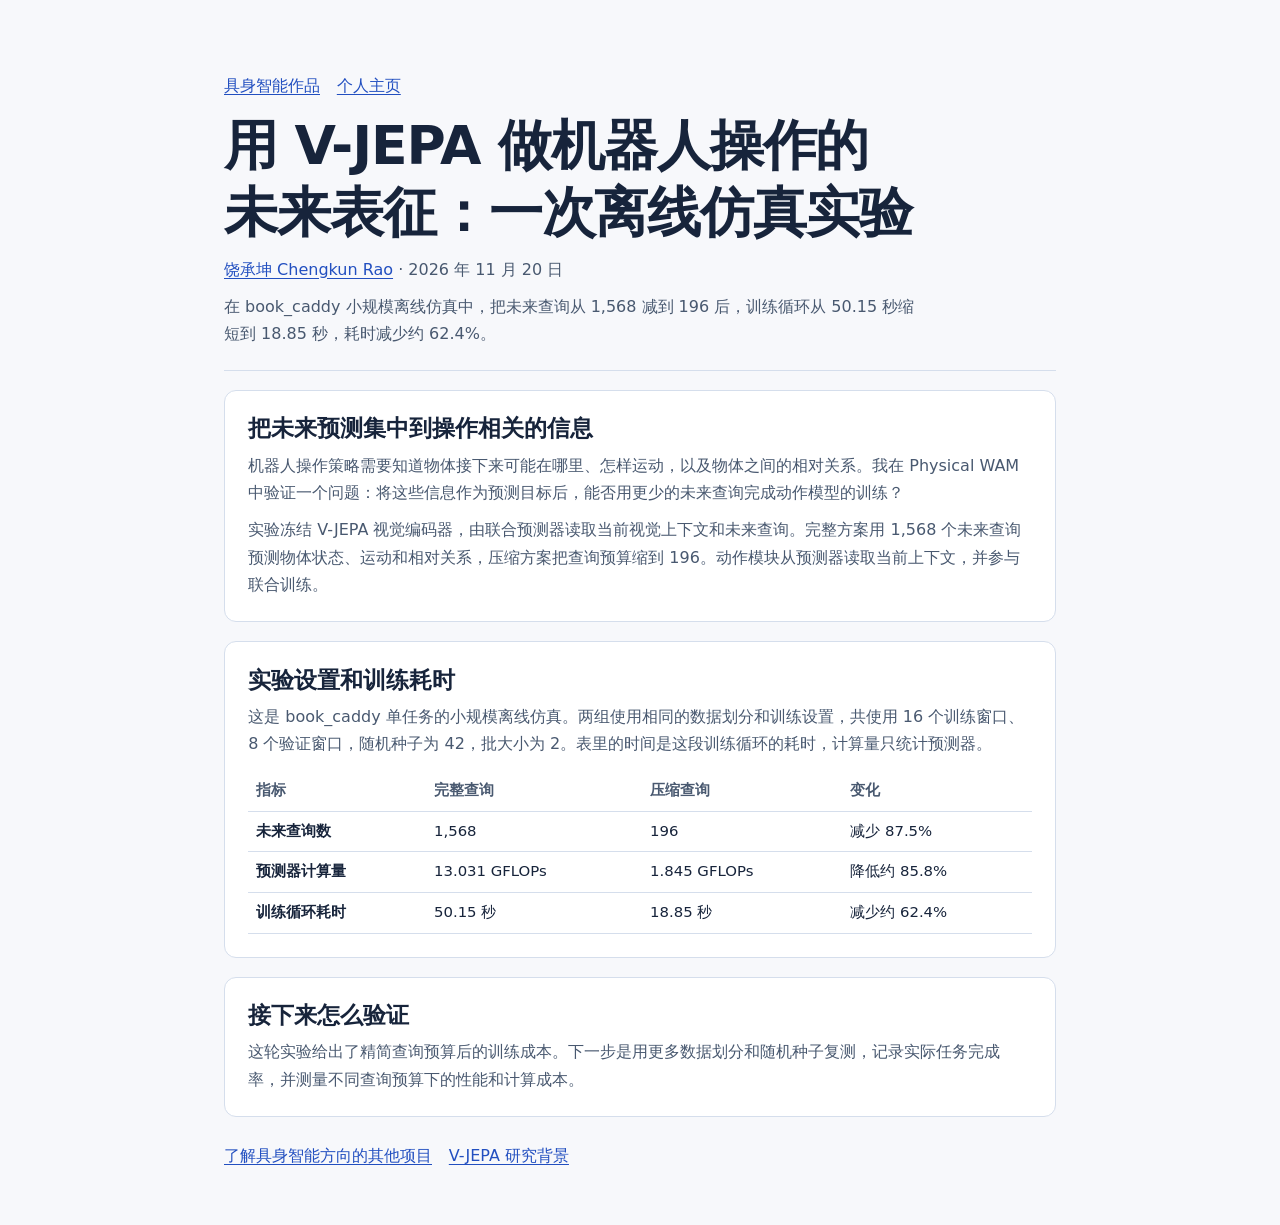
<file: embodied-ai/physical-wam/index.html>
<!doctype html>
<html lang="zh-CN">
<head>
  <meta charset="utf-8">
  <meta name="viewport" content="width=device-width, initial-scale=1">
  <title>用 V-JEPA 做机器人操作的未来表征：一次离线仿真实验｜饶承坤</title>
  <meta name="description" content="饶承坤的 Physical WAM 实验复盘。比较完整与压缩未来物理查询，记录机器人操作任务的训练配置、预测器计算量和训练循环耗时。">
  <link rel="canonical" href="https://lllllllama.github.io/embodied-ai/physical-wam/">
  <link rel="stylesheet" href="../../role.css">
  <script type="application/ld+json">
  {
  "@context": "https://schema.org",
  "@type": "TechArticle",
  "headline": "用 V-JEPA 做机器人操作的未来表征：一次离线仿真实验",
  "description": "饶承坤的 Physical WAM 实验复盘。比较完整与压缩未来物理查询，记录机器人操作任务的训练配置、预测器计算量和训练循环耗时。",
  "mainEntityOfPage": "https://lllllllama.github.io/embodied-ai/physical-wam/",
  "url": "https://lllllllama.github.io/embodied-ai/physical-wam/",
  "inLanguage": "zh-CN",
  "datePublished": "2026-11-20",
  "author": {
    "@type": "Person",
    "@id": "https://lllllllama.github.io/#chengkun-rao",
    "name": "饶承坤",
    "alternateName": "Chengkun Rao",
    "url": "https://lllllllama.github.io/"
  }
}
  </script>
</head>
<body>
  <main>
    <header>
      <nav aria-label="文章导航">
        <ul class="links">
          <li><a href="../">具身智能作品</a></li>
          <li><a href="../../">个人主页</a></li>
        </ul>
      </nav>
      <h1>用 V-JEPA 做机器人操作的未来表征：一次离线仿真实验</h1>
      <p><a href="../../">饶承坤 Chengkun Rao</a> · <time datetime="2026-11-20">2026 年 11 月 20 日</time></p>
      <p>在 book_caddy 小规模离线仿真中，把未来查询从 1,568 减到 196 后，训练循环从 50.15 秒缩短到 18.85 秒，耗时减少约 62.4%。</p>
    </header>
    <article>
      <h2>把未来预测集中到操作相关的信息</h2>
      <p>机器人操作策略需要知道物体接下来可能在哪里、怎样运动，以及物体之间的相对关系。我在 Physical WAM 中验证一个问题：将这些信息作为预测目标后，能否用更少的未来查询完成动作模型的训练？</p>
      <p>实验冻结 V-JEPA 视觉编码器，由联合预测器读取当前视觉上下文和未来查询。完整方案用 1,568 个未来查询预测物体状态、运动和相对关系，压缩方案把查询预算缩到 196。动作模块从预测器读取当前上下文，并参与联合训练。</p>
    </article>
    <article>
      <h2>实验设置和训练耗时</h2>
      <p>这是 book_caddy 单任务的小规模离线仿真。两组使用相同的数据划分和训练设置，共使用 16 个训练窗口、8 个验证窗口，随机种子为 42，批大小为 2。表里的时间是这段训练循环的耗时，计算量只统计预测器。</p>
      <div class="metric-table" tabindex="0" role="region" aria-label="实验结果对照">
        <table>
          <thead>
            <tr><th scope="col">指标</th><th scope="col">完整查询</th><th scope="col">压缩查询</th><th scope="col">变化</th></tr>
          </thead>
          <tbody>
            <tr><th scope="row">未来查询数</th><td>1,568</td><td>196</td><td>减少 87.5%</td></tr>
            <tr><th scope="row">预测器计算量</th><td>13.031 GFLOPs</td><td>1.845 GFLOPs</td><td>降低约 85.8%</td></tr>
            <tr><th scope="row">训练循环耗时</th><td>50.15 秒</td><td>18.85 秒</td><td>减少约 62.4%</td></tr>
          </tbody>
        </table>
      </div>
    </article>
    <article>
      <h2>接下来怎么验证</h2>
      <p>这轮实验给出了精简查询预算后的训练成本。下一步是用更多数据划分和随机种子复测，记录实际任务完成率，并测量不同查询预算下的性能和计算成本。</p>
    </article>
    <footer>
      <ul class="links">
        <li><a href="https://lllllllama.github.io/embodied-ai/">了解具身智能方向的其他项目</a></li>
        <li><a href="https://ai.meta.com/research/vjepa/">V-JEPA 研究背景</a></li>
      </ul>
    </footer>
  </main>
</body>
</html>
</file>
<file: role.css>
:root {
  color-scheme: light dark;
  --background: light-dark(#f7f8fb, #10141c);
  --surface: light-dark(#fff, #181f2b);
  --ink: light-dark(#17243b, #ebf1fc);
  --muted: light-dark(#495970, #b6c6dc);
  --rule: light-dark(#d5deec, #35445b);
  --accent: light-dark(#224fc0, #a7bcff);
  background: var(--background);
  color: var(--ink);
  font-family: "Segoe UI", "Microsoft YaHei UI", system-ui, sans-serif;
  line-height: 1.7;
}
* { box-sizing: border-box; }
body { margin: 0; }
main { max-width: 58rem; margin-inline: auto; padding: 0 clamp(1.1rem, 5vw, 3rem) 3.5rem; }
header { padding: clamp(2.4rem, 7vw, 4.5rem) 0 1.4rem; border-bottom: 1px solid var(--rule); }
a { color: var(--accent); text-underline-offset: .2em; }
a:focus-visible { outline: 2px solid var(--accent); outline-offset: 4px; }
h1, h2 { line-height: 1.25; text-wrap: balance; }
h1 { margin: .85rem 0 .55rem; font-size: clamp(1.9rem, 5vw, 3.35rem); letter-spacing: -.02em; }
h2 { margin: 0 0 .55rem; font-size: clamp(1.18rem, 3vw, 1.43rem); }
p { margin: 0; }
p + p { margin-top: .65rem; }
header > p { max-width: 68ch; color: var(--muted); }
.links { display: flex; flex-wrap: wrap; gap: .3rem 1.05rem; list-style: none; margin: .8rem 0 0; padding: 0; }
nav .links { margin: 0; }
article { margin-top: 1.2rem; padding: clamp(1rem, 3vw, 1.45rem); border: 1px solid var(--rule); border-radius: .75rem; background: var(--surface); }
article p { color: var(--muted); }
article p strong { color: var(--ink); }
footer { margin-top: 1.55rem; }

h3 { margin: 1.15rem 0 .4rem; font-size: 1.02rem; }
.demo-steps { margin: .45rem 0 0; padding-inline-start: 1.4rem; }
pre { margin: .65rem 0 0; padding: .7rem .85rem; overflow: auto; border-radius: .45rem; background: var(--background); }
.metric-table { max-width: 100%; overflow: auto; margin-top: .85rem; }
.metric-table:focus-visible { outline: 2px solid var(--accent); outline-offset: 3px; }
table { width: 100%; border-collapse: collapse; font-size: .93rem; font-variant-numeric: tabular-nums; }
th, td { padding: .45rem .5rem; text-align: start; border-bottom: 1px solid var(--rule); }
thead th { color: var(--muted); }
@media (max-width: 430px) {
  th, td { padding-inline: .3rem; }
}
</file>
